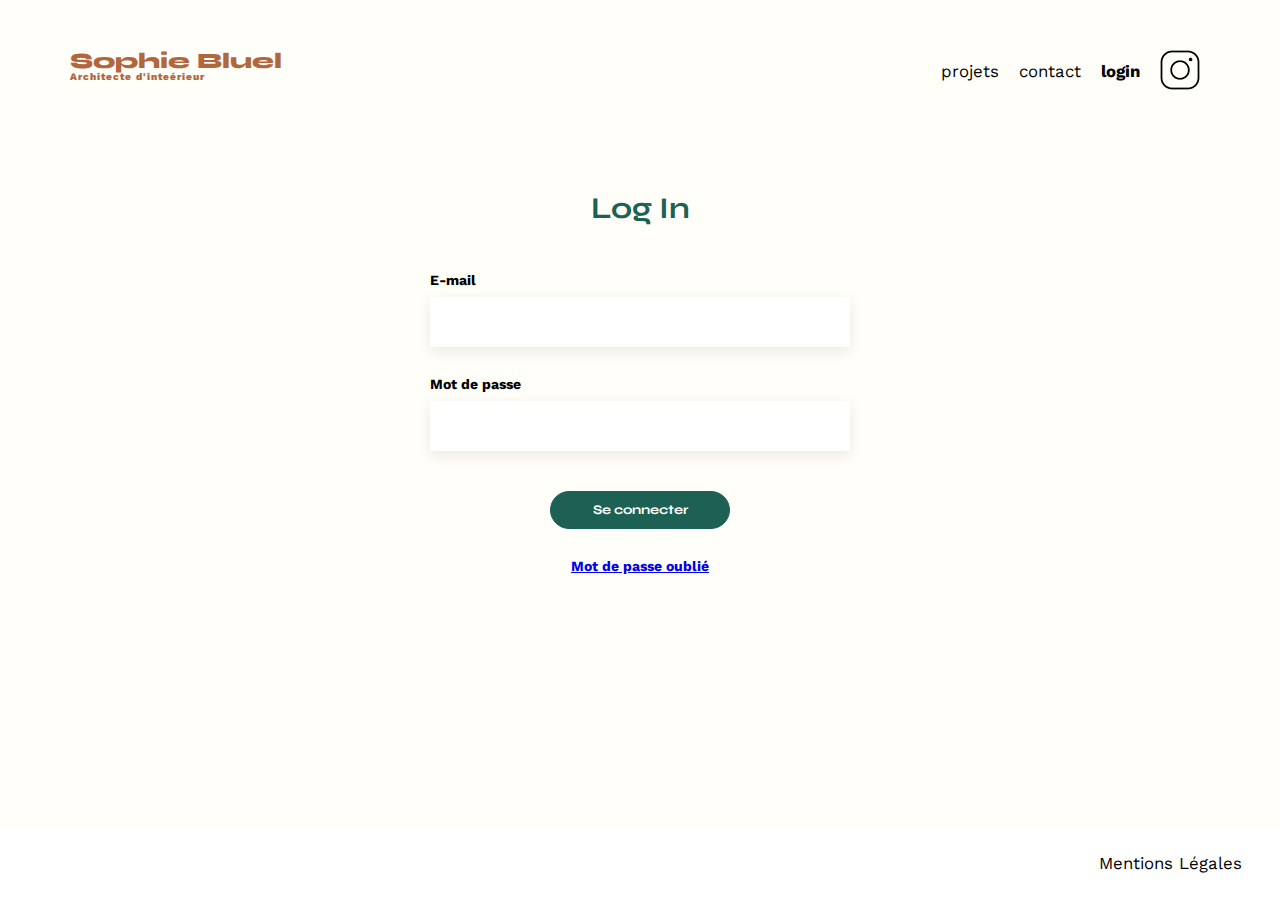
<file: FrontEnd/login.html>
<!DOCTYPE html>
<html lang="fr">
<head>
	<meta charset="UTF-8">
	<title>Sophie Bluel - Log In</title>
	<meta name="viewport" content="width=device-width, initial-scale=1.0">
	<link rel="preconnect" href="https://fonts.googleapis.com">
	<link rel="preconnect" href="https://fonts.gstatic.com" crossorigin>
	<link href="https://fonts.googleapis.com/css2?family=Syne:wght@700;800&family=Work+Sans&display=swap" rel="stylesheet">
	<meta name="description" content="">
	<link rel="stylesheet" href="./assets/style.css">
    <link rel="stylesheet" href="./assets/login.css">
</head>
<body>
    <div class="main-container">

        <header>
            <h1>Sophie Bluel <span>Architecte d'inteérieur</span></h1>
            <nav>
                <ul>
                    <a href="index.html">
                        <li>projets</li>
                    </a>
                    <a href="index.html#contact">
                        <li>contact</li>
                    </a>
                    <a href="login.html">
                        <li class="modal-btn modal-trigger">login</li>
                    </a>
                    <li><img src="./assets/icons/instagram.png""></li>
                </ul>
            </nav>
        </header>
        <main>
            <div class="container-login">
                <h2 class="login-title">Log In</h2>
                <form class="form-container">
                    <label class="input-title" for="email">E-mail</label>
                    <input class="input-connexion email" type="email" id="email" name="email" maxlength="50" required>
                    <label class="input-title" for="password">Mot de passe</label>
                    <input class="input-connexion password" type="password" id="password" name="password" maxlength="30" required>
                    <div class="btn-container">
                        <button class="btn-connexion" type="submit" >Se connecter</button>
                        <a href="#">Mot de passe oublié</a>
                    </div>    
                </form>
            </div>
        </main>
        
        <footer class="login-footer">
            <nav>
                <ul>
                    <li>Mentions Légales</li>
                </ul>
            </nav>
        </footer>
        
    </div>
    <script src="login.js"></script>
</body>
</html>
</file>
<file: FrontEnd/assets/login.css>
nav a:nth-child(3) {
    font-weight: bold;
}

.container-login {
	display: flex;
	justify-content: center;
	align-items: center;
	flex-direction: column;
	margin-top: 100px;
}

.login-title {
    margin-bottom: 30px;
}

.form-container {
	display: flex;
	align-items: center;
	flex-direction: column;
}


.input-title {
	font-weight: bold;
	margin-top: 20px;
	margin-bottom: 10px;
	width: 420px;
}

.input-connexion {
	width: 400px;
	height: 30px;
	border: none;
	box-shadow: 0px 4px 14px rgba(0, 0, 0, 0.09);
	outline: none;
	padding: 10px;
	font-size: 17px;
	margin-bottom: 10px;
}

.btn-container {
	display: flex;
	align-items: center;
	flex-direction: column;
	font-weight: bold;
}

.btn-connexion {
	display: flex;
	justify-content: center;
	margin-top: 30px;
	border: 1px solid #1D6154;
	border-radius: 50px;
	background-color:#1D6154;
	color: #FFFEF8;
	width: 180px;
	padding: 10px 20px;
	margin-bottom: 30px;
	font-weight: 700;
	font-family: 'syne';
	cursor: pointer;
}

.btn-connexion:hover {
	background-color:#226e60;
	box-shadow: 0px 4px 10px rgba(0, 0, 0, 0.50);
}


/* Footer  */

.login-footer {
    position: fixed;
    bottom: 0;
    left: 0;
    width: 100%;
    background-color: #FFFFFF;
}
</file>
<file: FrontEnd/assets/style.css>
/* http://meyerweb.com/eric/tools/css/reset/
   v2.0 | 20110126
   License: none (public domain)
*/

html, body, div, span, applet, object, iframe,
h1, h2, h3, h4, h5, h6, p, blockquote, pre,
a, abbr, acronym, address, big, cite, code,
del, dfn, em, img, ins, kbd, q, s, samp,
small, strike, strong, sub, sup, tt, var,
b, u, i, center,
dl, dt, dd, ol, ul, li,
fieldset, form, label, legend,
table, caption, tbody, tfoot, thead, tr, th, td,
article, aside, canvas, details, embed,
figure, figcaption, footer, header, hgroup,
menu, nav, output, ruby, section, summary,
time, mark, audio, video {
	margin: 0;
	padding: 0;
	border: 0;
	font-size: 100%;
	font: inherit;
	vertical-align: baseline;
}
/* HTML5 display-role reset for older browsers */
article, aside, details, figcaption, figure,
footer, header, hgroup, menu, nav, section {
	display: block;
}
body {
	line-height: 1;
}
ol, ul {
	list-style: none;
}
blockquote, q {
	quotes: none;
}
blockquote:before, blockquote:after,
q:before, q:after {
	content: '';
	content: none;
}
table {
	border-collapse: collapse;
	border-spacing: 0;
}

body {	
	background-color: #FFFEF8;
}
/** end reset css**/
.main-container {
	max-width: 1140px;
	margin: auto;
	font-family: 'Work Sans' ;
	font-size: 14px;
}
header {
	display: flex;
	justify-content: space-between;
	margin: 50px 0
}

	/* Code ajouté Bandeau */

.headBand {
	display: none;
}
.headBand.active {
	display: flex;
	flex-direction: row;
	justify-content: center;
	align-items: center;
	background-color: #000000;
	color: white;
	font-family: 'Work Sans';
	width: 100vw;
	height: 60px;
	gap: 25px;
}

.editionMode {
	display: flex;
}

.fa-regular {
	font-size: 16px;
	margin-right: 10px;
}

.edition-text {
	font-size: 16px;
}

.buttonEdition {
	display: flex;
}

.btn-edition {
	border: 1px solid;
	border-radius: 60px;
	padding: 12px 20px;
	background-color: #FFFFFF;
	font-weight: bold;
	cursor: pointer;
}
.btn-edition:hover {
	background-color: #f1f1f1;
}

/* Fin du code ajouté pour le Bandeau */


section {
	margin: 50px 0
}

h1{
	display: flex;
	flex-direction: column;
	font-family: 'Syne';
	font-size: 22px;
	font-weight: 800;
	color: #B1663C;
}

h1 > span {
	font-family: 'Work Sans';
	font-size:10px;
	letter-spacing: 0.1em;
}

h2{
	font-family: 'Syne';
	font-weight: 700;
	font-size: 30px;
	color: #1D6154
}

nav a {
	text-decoration: none;
	color: black;
}

nav ul {
	display: flex;
	align-items: center;
	list-style-type: none;

}
nav li {
	padding: 0 10px;
	font-size: 1.2em;
}

li:hover {
	color: #B1663C;
}


/* code ajouté MODAL */

.modal-container {
	visibility: hidden;
	position: fixed;
	top: 0;
	width: 100vw;
	height: 100vh;
	transition: visibility 0.4s
}

.modal-container.active {
	visibility: visible;
	transition: visibility 0s;
}

.overlay {
	opacity: 0;
	position: absolute;
	width: 100%;
	height: 100%;
	background-color: rgba(0, 0, 0, 0.3);
}

.modal-container.active .overlay {
	opacity: 1;
	transition: opacity 0.4s 0.2s ease-out;
}

.modal {
	opacity: 0;
	position: absolute;
	display: flex;
	flex-direction: column;
	align-items: center;
	top: 50%;
	left: 50%;
	transform: translate(-50%, calc(-50% - 50px));
	width: 680px;
	height: 650px;
	background-color: #FFFFFF;
	border-radius: 10px;
	transition: opacity 0.4s ease-out,
	transform 0.4s ease-out;
}

.modal-container.active .modal {
	opacity: 1;
	transform: translate(-50%, -50%);
	transition: opacity 0.4s 0.2s ease-out,
	transform 0.4s 0.2s ease-out;
	overflow: scroll;
}


/* Modal Element */

.modal-title {
	display: flex;
	justify-content: center;
	font-family: 'Work Sans';
	font-size: 28px;
	margin-top: 60px;
	margin-bottom: 50px;
}

.modal-gallery {
	width: 70%;
	max-height: 440px;
	display: flex;
	flex-wrap: wrap;
	margin-bottom: 20px;
	overflow: scroll;
}

::-webkit-scrollbar {
  width: 5px;
}
::-webkit-scrollbar-track {
  background: transparent;
}
::-webkit-scrollbar-thumb {
  background-color: rgba(155, 155, 155, 0.5);
  border-radius: 20px;
  border: transparent;
}


.galleryImg {
	width: 86px;
	height: auto;
}


.divGallery {
	position: relative;
}

.divGallery:hover {
	opacity: 1;
}

.fa-trash-can {
	position: absolute;
	top: 5px;
	right: 5px;
	font-size: 10px;
	background-color: #000000;
	border-radius: 2px;
	color: #FFFFFF;
	cursor: pointer;
	padding: 4px;
}


.fa-xmark {
	position: absolute;
	top: 30px;
	right: 30px;
	font-size: 20px;
	cursor: pointer;
}

.btn-modal-container {
	display: flex;
	flex-direction: column;
	align-items: center;
	gap: 30px;
}

hr {
	color: #B3B3B3;
	width: 470px;
	height: 0px;
	border: 1px solid #B3B3B3;
}

.btn-modal {
	margin-top: 30px;
	border: 1px solid #1D6154;
	border-radius: 50px;
	background-color:#1D6154;
	color: #FFFEF8;
	width: 270px;
	padding: 12px 25px;
	font-size: 16px;
	font-weight: 700;
	font-family: 'syne';
	cursor: pointer;
}

.btn-modal:hover {
	background-color:#226e60;
	box-shadow: 0px 4px 10px rgba(0, 0, 0, 0.50);
}

.delete-gallery {
	color: #D65353;
	font-family: 'Syne';
	font-size: 15px;
	cursor: pointer;
}

.delete-gallery:hover {
	transition: 0.5s ease-out;
	transform: scale(1.1);
}


/* Ajouter une image Modal */

.overlay {
	opacity: 0;
	position: absolute;
	width: 100%;
	height: 100%;
	background-color: rgba(0, 0, 0, 0.3);
}

.modal-container-image.active .overlay {
	opacity: 1;
}

.modal-container-image {
	visibility: hidden;
	position: fixed;
	top: 0;
	width: 100vw;
	height: 100vh;
	transition: visibility 0.4s
}

.modal-container-image.active {
	visibility: visible;
	transition: visibility 0s;
}

.addImageModal {
	opacity: 0;
	position: absolute;
	display: flex;
	flex-direction: column;
	align-items: center;
	top: 50%;
	left: 50%;
	transform: translate(-50%, calc(-50% - 50px));
	width: 680px;
	height: 550px;
	background-color: #FFFFFF;
	border-radius: 10px;
	transition: opacity 0.4s ease-out,
	transform 0.4s ease-out;
}

.modal-container-image.active .addImageModal{
	opacity: 1;
	transform: translate(-50%, -50%);
	transition: opacity 0.4s 0.2s ease-out,
	transform 0.4s 0.2s ease-out;
	overflow: scroll;
}

/* Modal image element */

.modal-gallery figure {
	width: 90px;
	text-align: center;
}

.fa-arrow-left {
	position: absolute;
	top: 20px;
	left: 20px;
	font-size: 20px;
	cursor: pointer;
}

.container-addImage {
	display: flex;
	flex-direction: column;
	align-items: center;
	width: 430px;
	height: 200px;
	background-color: #E8F1F7;
	border-radius: 3px;
}

.display-image {
	position: absolute;
	width: 200px;
	height: 180px;
	background-size: 100%;
	background-position: center;
	display: none;
}

.fa-image {
	color: #B9C5CC;
	font-size: 55px;
	margin: 30px 20px 20px 20px;
}

input[type=file] {
	opacity: 0;
}

.button-image {
	border-radius: 50px;
	background-color: #CBD6DC;
	color: #306685;
	font-family: 'Work Sans';
	font-weight: bold;
	font-size: 14px;
	border: none;
	text-align: center;
	padding: 12px 30px;
	width: 120px;
	cursor: pointer;
}

.button-image:hover {
	background: #c4d2da;
	box-shadow: 0px 4px 10px rgba(0, 0, 0, 0.50);
}

.container-addImage p {
	color: #444444;
	font-family:'Work Sans';
	font-size: 11px;
	margin-top: 10px;
}

.errorMessage {
	display: flex;
	justify-content: center;
	color: #B1663C;
	font-family: 'Work Sans';
	margin-top: 10px;
	font-size: 14px;
}


/* Section input add image */


.container-input {
	font-family: 'Work Sans';
	color: #3D3D3D;
	margin-top: 35px;
	width: 430px;
	display: flex;
	flex-direction: column;
}

.form-add-image {
	display: flex;
	flex-direction: column;
}

.label-title-image {
	margin-bottom: 10px;
	font-weight: bold;
	font-size: 14px;
}

#title-added-image {
	height: 55px;
	border: none;
	outline: none;
	box-shadow: 0px 4px 14px rgba(0, 0, 0, 0.09);
	font-size: 16px;
	font-family: 'Work Sans';
}

.label-image-category {
	margin-top: 35px;
	margin-bottom: 10px;
	font-weight: bold;
	font-size: 14px;
}

select {
	width: 430px;
	height: 55px;
	border: none;
	box-shadow: 0px 4px 14px rgba(0, 0, 0, 0.09);
}

select, option {
	font-family: 'Work Sans';
	font-size: 14px;
	font-style: italic;
}


.container-image-button {
	display: flex;
	flex-direction: column;
	align-items: center;
}

.container-image-button hr {
	width: 430px;
	margin-top: 60px;
}

.add-image-button {
	border: none;
	margin-top: 40px;
	border-radius: 50px;
	background-color:#A7A7A7;
	color: #FFFFFF;
	width: 270px;
	padding: 12px 25px;
	font-size: 16px;
	font-weight: 700;
	font-family: 'syne';
	cursor: pointer;
}


#introduction {
	display: flex;
	align-items: center;
}
#introduction figure {
	flex: 1
}
#introduction img {
	display: block;
	margin: auto;
	width: 80%;
}

#introduction article {
	flex: 1;
	margin-left: 20px;
}
#introduction h2 {
	margin-bottom: 1em;
}

#introduction p {
	margin-bottom: 1.3em;
	width: 450px;
}
#portfolio h2 {
	text-align: center;
	margin-bottom: 1em;
}

/* Code ajouté Modify My project */

.myProject {
	display: flex;
	justify-content: center;
	margin-left: 80px;
	padding: 80px 0 15px 0;
}

.modify-container {
	visibility: hidden;
}

.modify-container.active {
	visibility: visible;
	display: flex;
	margin-top: 8px;
	margin-left: 30px;
	cursor: pointer;
	height: 25px;
}

.modify-container:hover {
	color: #B1663C;
}

/* Code ajouté FILTRE */

.btn-filter {
	display: flex;
	flex-direction: row;
	justify-content: center;
	gap: 10px;
	font-family: 'syne';
	font-weight: 700;
	margin: 0 0 40px 0;
}

.btn-link {
	border: 1px solid;
	border-radius: 50px;
	padding: 8px 10px;
	color: #1D6154;
	text-decoration: none;
}

.active2 {
	background-color:#1D6154;
	color: #FFFEF8;
}

.btn-link:focus {
	background-color:#1D6154;
	color: #FFFEF8;
}

.gallery {
	width: 100%;
	display: grid;
	grid-template-columns: 1fr 1fr 1fr;
	grid-column-gap: 20px;
	grid-row-gap: 20px;
}

.gallery img {
	width: 100%;

}
#contact {
	width: 50%;
margin: auto;
}
#contact > * {
	text-align: center;

}
#contact h2{
	margin-bottom: 20px;
}
#contact form {
	text-align: left;
	margin-top:30px;
	display: flex;
	flex-direction: column;
}

#contact input {
	height: 50px;
	font-size: 1.2em;
	border: none;
	box-shadow: 0px 4px 14px rgba(0, 0, 0, 0.09);
}
#contact label {
	margin: 2em 0 1em 0;
}
#contact textarea {
	border: none;
	box-shadow: 0px 4px 14px rgba(0, 0, 0, 0.09);
}

input[type="submit"]{
	font-family: 'Syne';
	font-weight: 700;
	color: white;
	background-color: #1D6154;
	margin : 2em auto ;
	width: 180px;
	text-align: center;
	border-radius: 60px ;
	cursor: pointer;
}

input[type="submit"]:hover {
	background-color:#226e60;
	box-shadow: 0px 4px 10px rgba(0, 0, 0, 0.50);
}

footer nav ul {
	display: flex;
	justify-content: flex-end;
	margin: 2em;
}
</file>
